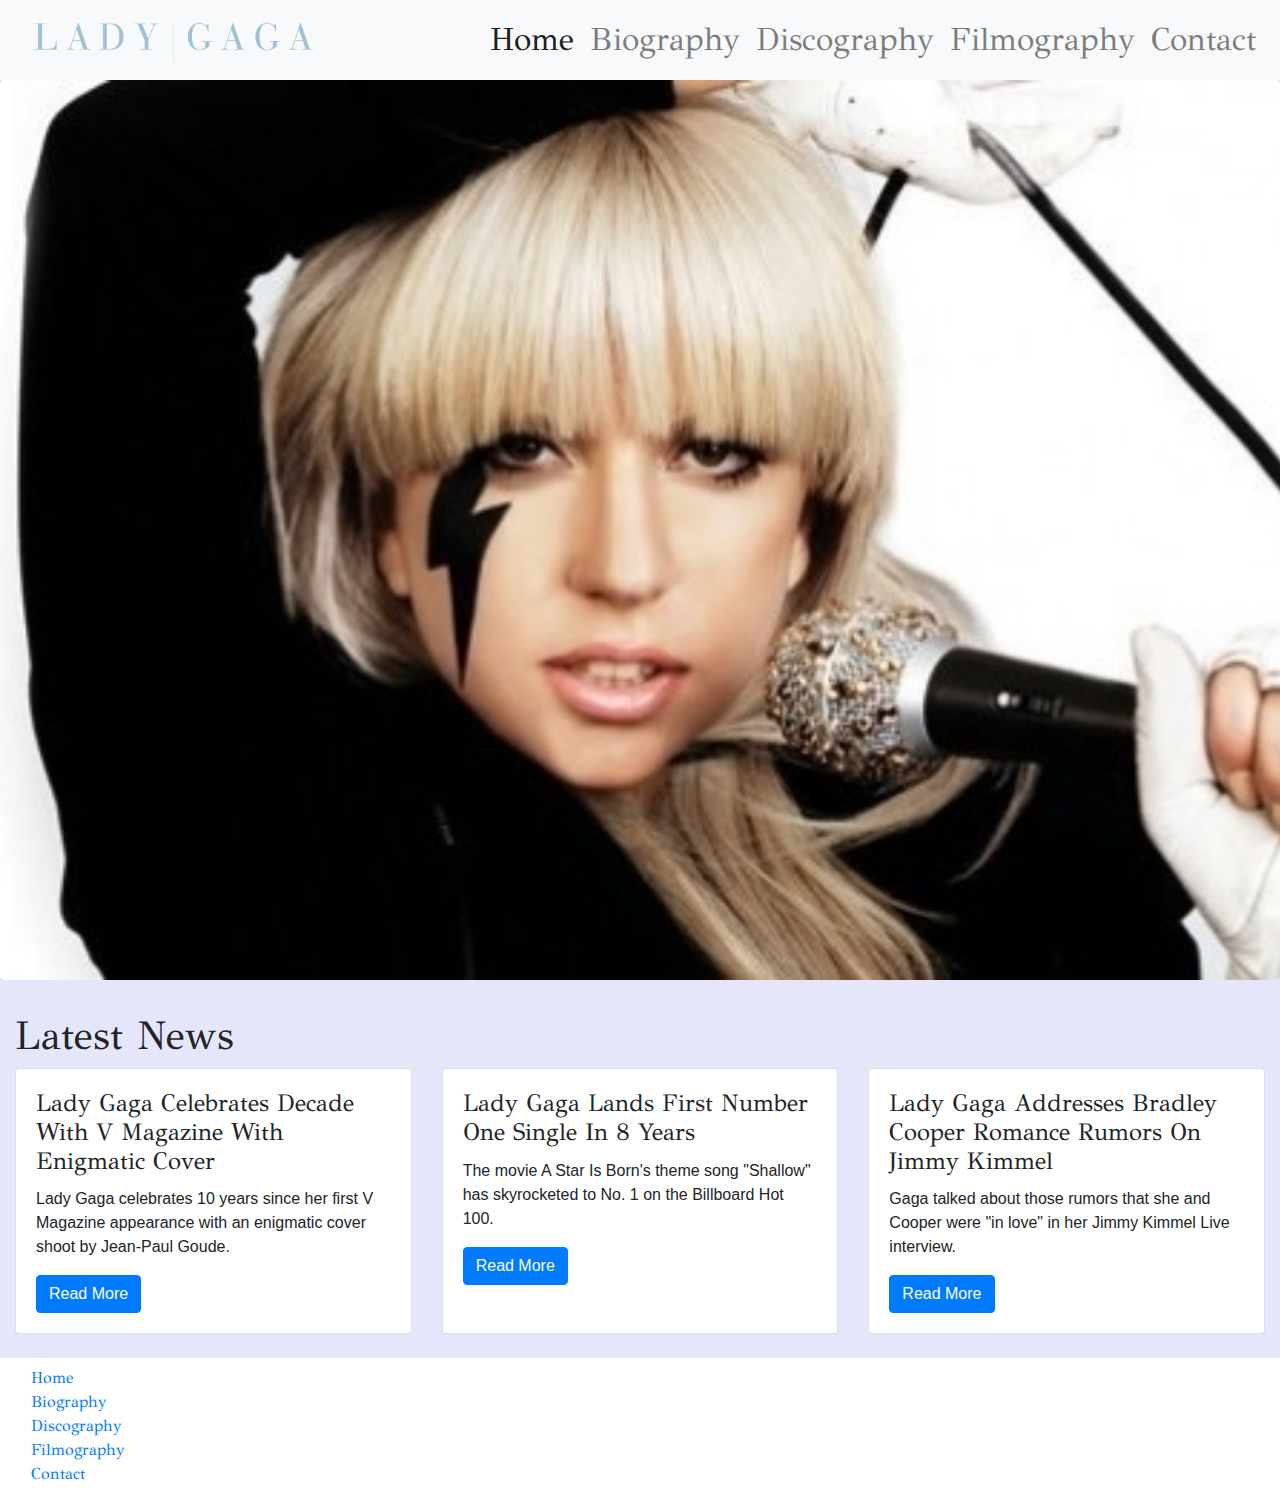
<file: index.html>
<!doctype html>
<html lang="en">

<head>
  <!-- Required meta tags -->
  <meta charset="utf-8">
  <meta name="viewport" content="width=device-width, initial-scale=1, shrink-to-fit=no">

  <!-- Bootstrap CSS -->
  <link rel="stylesheet" href="https://stackpath.bootstrapcdn.com/bootstrap/4.3.1/css/bootstrap.min.css" integrity="sha384-ggOyR0iXCbMQv3Xipma34MD+dH/1fQ784/j6cY/iJTQUOhcWr7x9JvoRxT2MZw1T" crossorigin="anonymous">
  <link href="https://fonts.googleapis.com/css?family=GFS+Didot" rel="stylesheet">
  <link rel="stylesheet" href="https://use.fontawesome.com/releases/v5.7.2/css/all.css" integrity="sha384-fnmOCqbTlWIlj8LyTjo7mOUStjsKC4pOpQbqyi7RrhN7udi9RwhKkMHpvLbHG9Sr" crossorigin="anonymous">
  <link href="assets/css/style.css" rel="stylesheet" type="text/css">
  <title>Lady Gaga - Home</title>
</head>

<body>

  <!--Navigation Bar-->

  <nav class="navbar navbar-expand-lg navbar-light bg-light" style="font-family: 'GFS Didot', serif">
    <button class="navbar-toggler" type="button" data-toggle="collapse" data-target="#navbarTogglerDemo01" aria-controls="navbarTogglerDemo01" aria-expanded="false" aria-label="Toggle navigation">
    <span class="navbar-toggler-icon"></span>
  </button>
    <div class="collapse navbar-collapse" id="navbarTogglerDemo01">
      <a class="navbar-brand" href="#"><a href="index.html"><img src=" assets/images/Lady Gaga_Logo.png " alt="Lady Gaga " class="navbar-brand " height="52px"></a></a>
      <ul class="navbar-nav ml-auto mt-2 mt-lg-0">
        <li class="nav-item active ">
          <a class="nav-link " href="index.html " style="font-size: 32px ">Home <span class="sr-only ">(current)</span></a>
        </li>
        <li class="nav-item">
          <a class="nav-link " href="biography.html " style="font-size: 32px ">Biography</a>
        </li>
        <li class="nav-item">
          <a class="nav-link " href="discography.html " style="font-size: 32px ">Discography</a>
        </li>
        <li class="nav-item">
          <a class="nav-link " href="filmography.html " style="font-size: 32px ">Filmography</a>
        </li>
        <li class="nav-item ">
          <a class="nav-link " href="contact.html " style="font-size: 32px ">Contact</a>
        </li>
      </ul>
    </div>
  </nav>

  <div class="jumbotron ">
  </div>
  
  <section class="container-fluid">
    <h1>Latest News</h1>
    <div class="row card-deck">
      <div class="card">
        <div class="card-body">
          <h4 class="card-title">Lady Gaga Celebrates Decade With V Magazine With Enigmatic Cover</h4>
          <p class="card-text">Lady Gaga celebrates 10 years since her first V Magazine appearance with an enigmatic cover shoot by Jean-Paul Goude.</p>
          <a href="https://gagadaily.com/story/news/lady-gaga-v-magazine-118/" class="btn btn-primary" role="button" target="_blank">Read More</a>
        </div>
      </div>
   
      <div class="card">
        <div class="card-body">
          <h4 class="card-title">Lady Gaga Lands First Number One Single In 8 Years</h4>
          <p class="card-text">The movie A Star Is Born's theme song "Shallow" has skyrocketed to No. 1 on the Billboard Hot 100.</p>
          <a href="https://gagadaily.com/story/news/lady-gaga-shallow-number-one/" class="btn btn-primary" role="button" target="_blank">Read More</a>
        </div>
      </div>

      <div class="card">
        <div class="card-body">
          <h4 class="card-title">Lady Gaga Addresses Bradley Cooper Romance Rumors On Jimmy Kimmel</h4>
          <p class="card-text">Gaga talked about those rumors that she and Cooper were "in love" in her Jimmy Kimmel Live interview.</p>
          <a href="https://gagadaily.com/story/news/lady-gaga-jimmy-kimmel-oscars/" class="btn btn-primary" role="button" target="_blank">Read More</a>
        </div>
      </div>
    </div>
  </section>
  
  <br>

  <!--***FOOTER***-->
  <footer class='footer'>
    <nav class="navbar navbar-inverse " style="font-family: 'GFS Didot', serif ">
      <div class="container-fluid ">

        <ul class="nav navbar-nav ">
          <li class="active "><a href="index.html ">Home</a></li>
          <li><a href="biography.html ">Biography</a></li>
          <li><a href="discography.html ">Discography</a></li>
          <li><a href="filmography.html ">Filmography</a></li>
          <li><a href="contact.html ">Contact</a></li>
        </ul>

        <ul class="nav navbar-nav navbar-right flex-row ">
          <li><a href="https://www.facebook.com/ladygaga " target="_blank "><i class="fab fa-facebook fa-2x "></i></a></li>
          <li><a href="https://www.instagram.com/ladygaga/ " target="_blank "><i class="fab fa-instagram fa-2x "></i></a></li>
          <li><a href="https://twitter.com/ladygaga " target="_blank "><i class="fab fa-twitter fa-2x "></i></a></li>
          <li><a href="https://www.youtube.com/channel/UCNL1ZadSjHpjm4q9j2sVtOA " target="_blank "><i class="fab fa-youtube fa-2x "></i></a></li>
        </ul>
      </div>
    </nav>
  </footer>

  <!-- Optional JavaScript -->
  <!-- jQuery first, then Popper.js, then Bootstrap JS -->
  <script src="https://code.jquery.com/jquery-3.3.1.slim.min.js " integrity="sha384-q8i/X+965DzO0rT7abK41JStQIAqVgRVzpbzo5smXKp4YfRvH+8abtTE1Pi6jizo " crossorigin="anonymous "></script>
  <script src="https://cdnjs.cloudflare.com/ajax/libs/popper.js/1.14.7/umd/popper.min.js " integrity="sha384-UO2eT0CpHqdSJQ6hJty5KVphtPhzWj9WO1clHTMGa3JDZwrnQq4sF86dIHNDz0W1 " crossorigin="anonymous "></script>
  <script src="https://stackpath.bootstrapcdn.com/bootstrap/4.3.1/js/bootstrap.min.js " integrity="sha384-JjSmVgyd0p3pXB1rRibZUAYoIIy6OrQ6VrjIEaFf/nJGzIxFDsf4x0xIM+B07jRM " crossorigin="anonymous "></script>
</body>

</html>
</file>
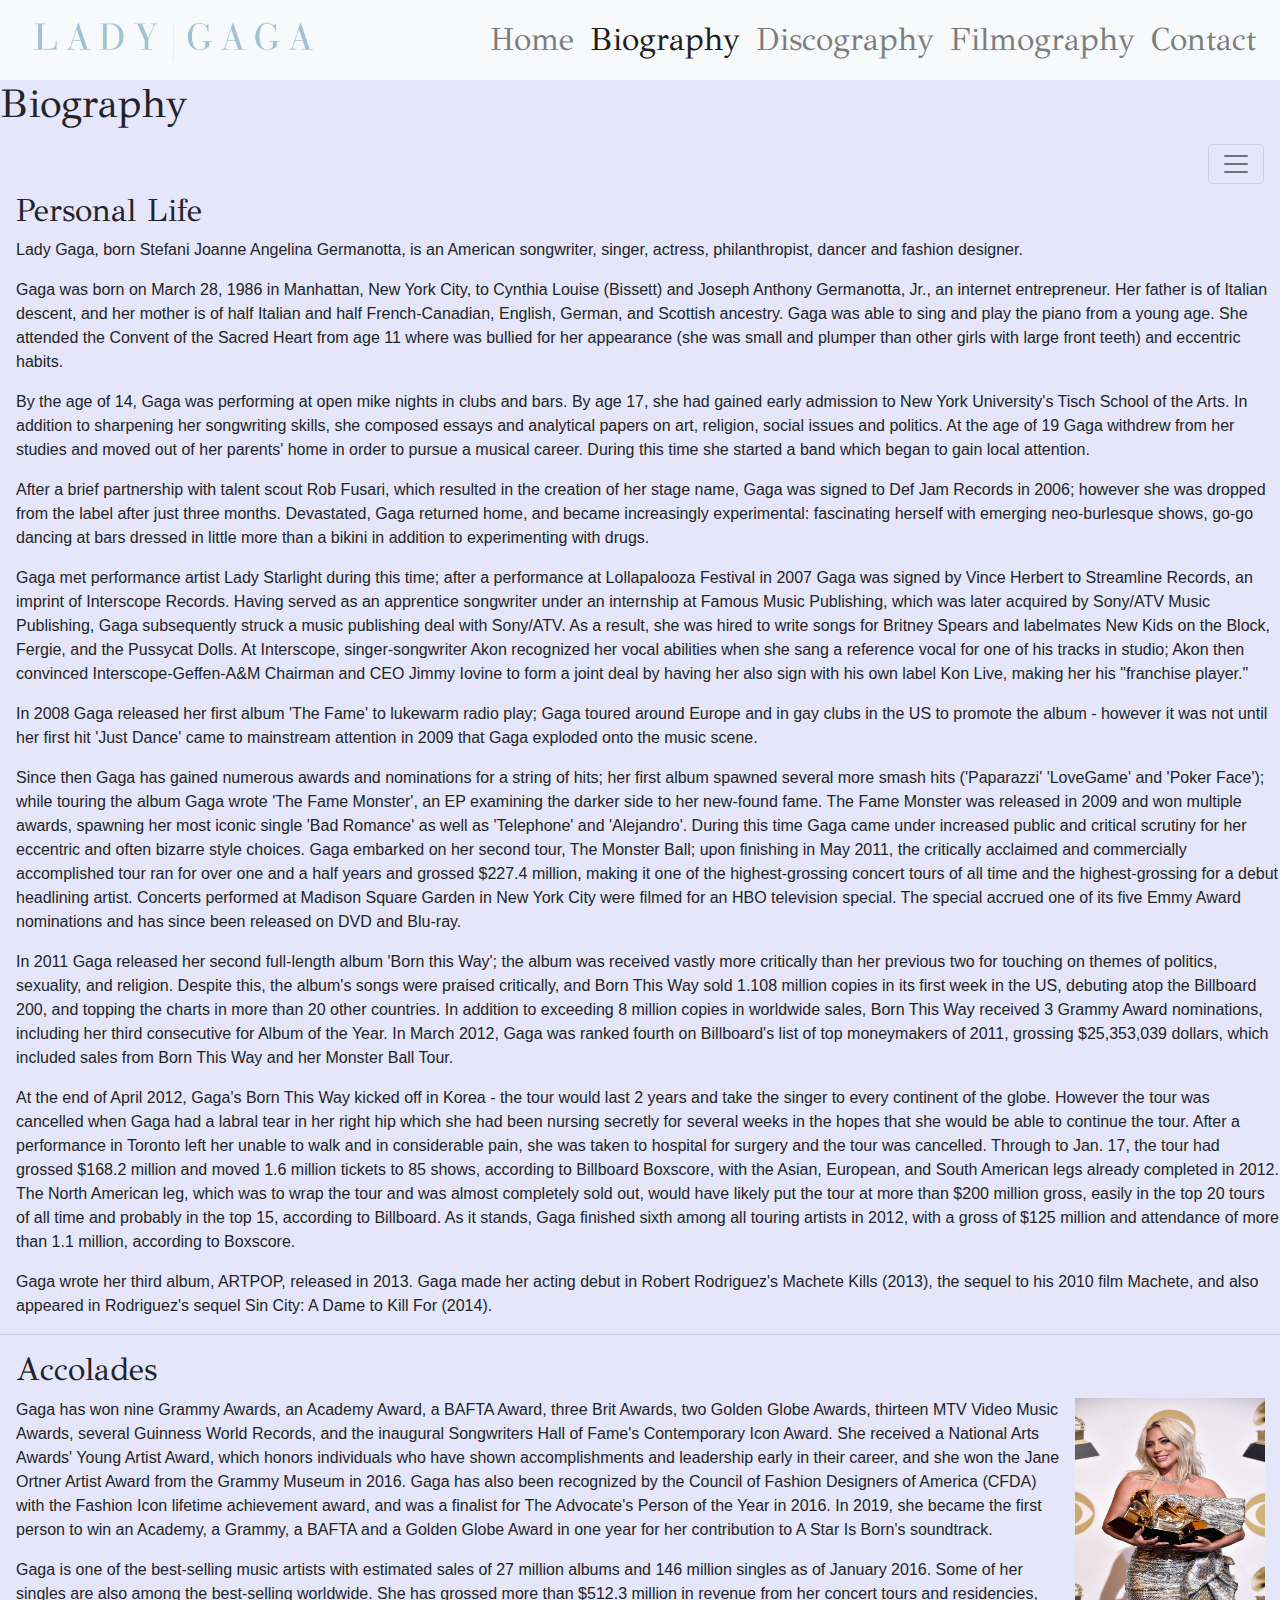
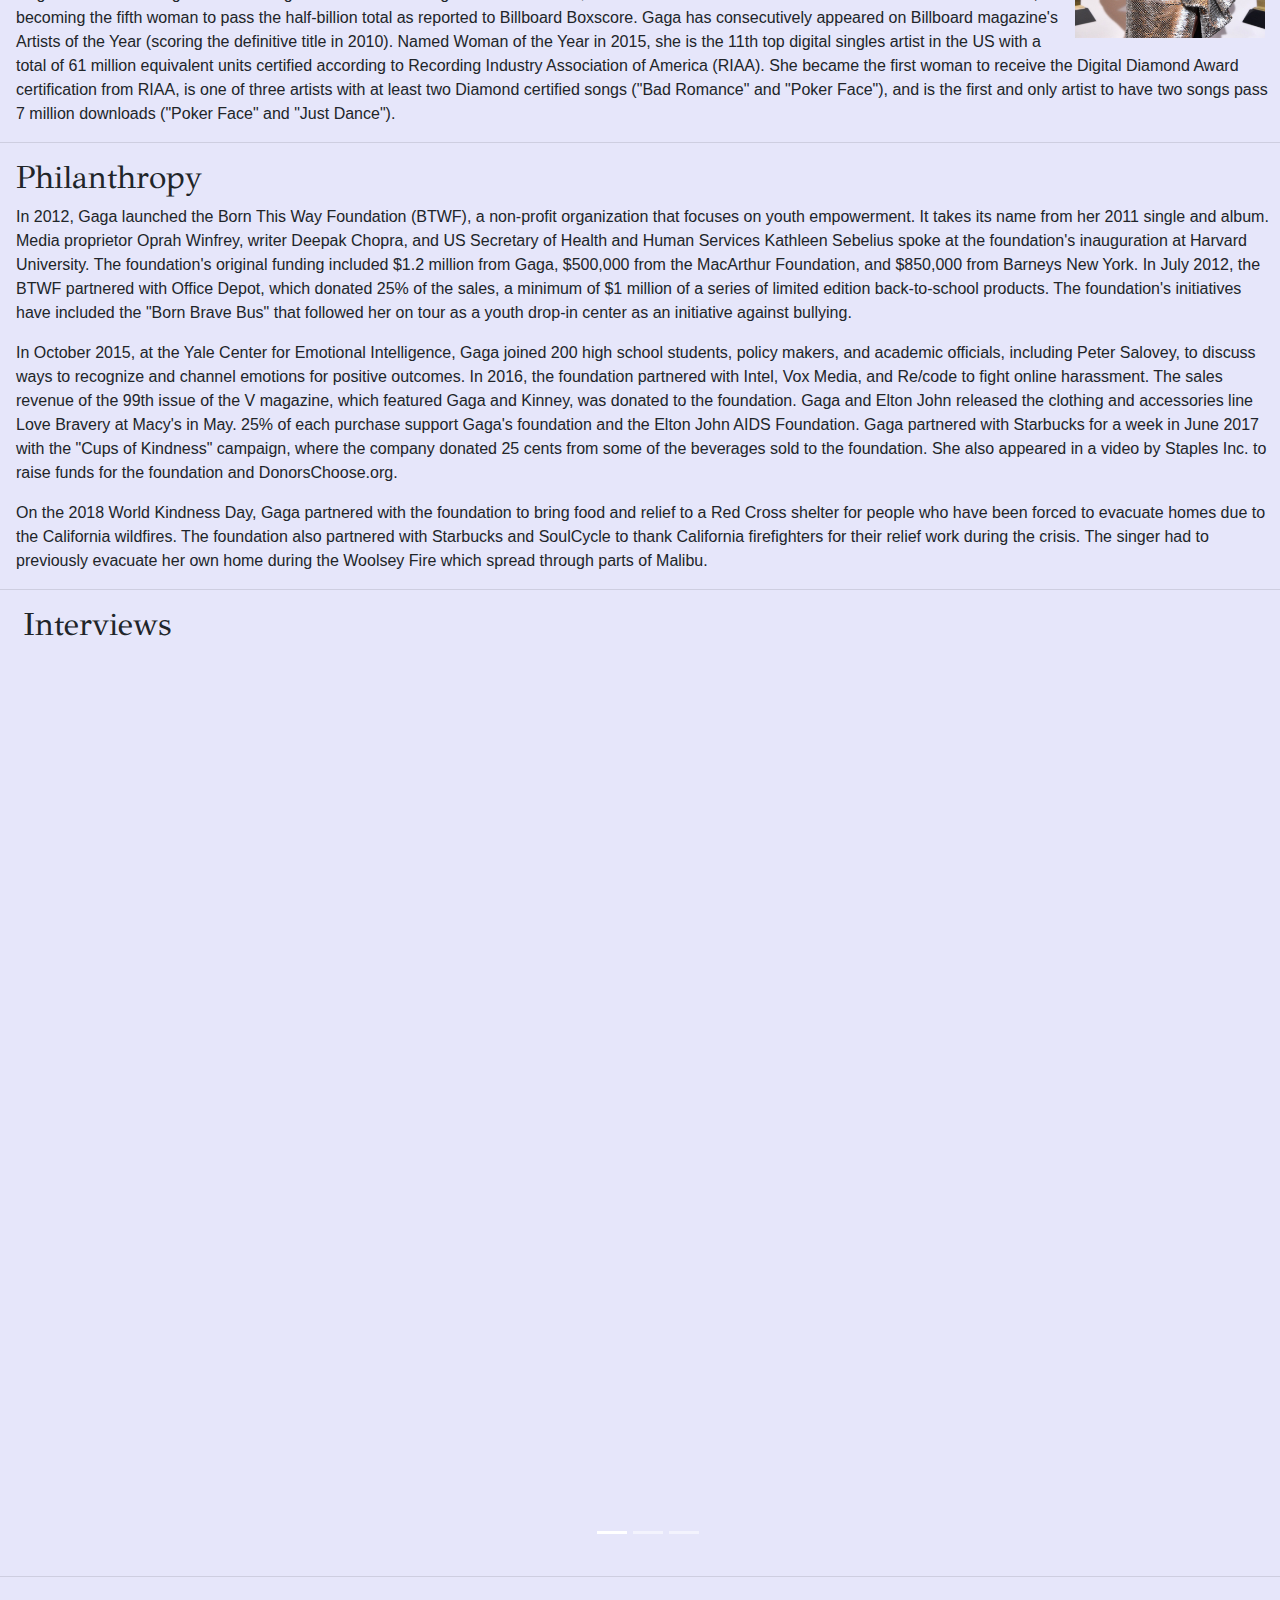
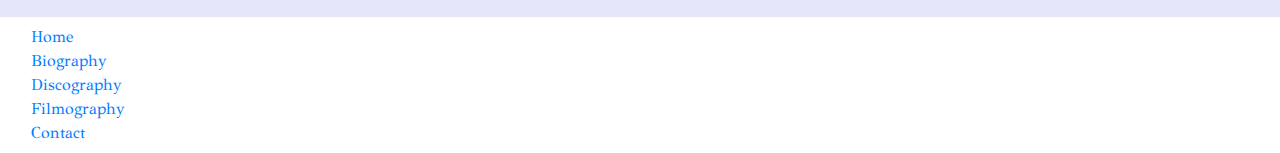
<file: biography.html>
<!doctype html>
<html lang="en">

<head>
  <!-- Required meta tags -->
  <meta charset="utf-8">
  <meta name="viewport" content="width=device-width, initial-scale=1, shrink-to-fit=no">

  <!-- Bootstrap CSS -->
  <link rel="stylesheet" href="https://stackpath.bootstrapcdn.com/bootstrap/4.3.1/css/bootstrap.min.css" integrity="sha384-ggOyR0iXCbMQv3Xipma34MD+dH/1fQ784/j6cY/iJTQUOhcWr7x9JvoRxT2MZw1T" crossorigin="anonymous">
  <link href="https://fonts.googleapis.com/css?family=GFS+Didot" rel="stylesheet">
  <link rel="stylesheet" href="https://use.fontawesome.com/releases/v5.7.2/css/all.css" integrity="sha384-fnmOCqbTlWIlj8LyTjo7mOUStjsKC4pOpQbqyi7RrhN7udi9RwhKkMHpvLbHG9Sr" crossorigin="anonymous">
  <link href="assets/css/style.css" rel=stylesheet type="text/css">
  <title>Lady Gaga - Biography</title>
</head>

<body>

  <!--Navigation Bar-->

  <nav class="navbar navbar-expand-lg navbar-light bg-light" style="font-family: 'GFS Didot', serif">
    <button class="navbar-toggler" type="button" data-toggle="collapse" data-target="#navbarTogglerDemo01" aria-controls="navbarTogglerDemo01" aria-expanded="false" aria-label="Toggle navigation">
    <span class="navbar-toggler-icon"></span>
  </button>
    <div class="collapse navbar-collapse" id="navbarTogglerDemo01">
      <a class="navbar-brand" href="#"><a href="index.html"><img src=" assets/images/Lady Gaga_Logo.png " alt="Lady Gaga " class="navbar-brand " height="52px"></a></a>
      <ul class="navbar-nav ml-auto mt-2 mt-lg-0">
        <li class="nav-item">
          <a class="nav-link " href="index.html " style="font-size: 32px ">Home </a>
        </li>
        <li class="nav-item active">
          <a class="nav-link " href="biography.html " style="font-size: 32px ">Biography <span class="sr-only ">(current)</span></a>
        </li>
        <li class="nav-item">
          <a class="nav-link " href="discography.html " style="font-size: 32px ">Discography</a>
        </li>
        <li class="nav-item">
          <a class="nav-link " href="filmography.html " style="font-size: 32px ">Filmography</a>
        </li>
        <li class="nav-item ">
          <a class="nav-link " href="contact.html " style="font-size: 32px ">Contact</a>
        </li>
      </ul>
    </div>
  </nav>
  
  <h1>Biography</h1>
  
  <nav class="navbar navbar-light bg-trasparent sticky-top" style="border: none;">
		<h1></h1>
		<button class="btn btn-primary navbar-toggler" type="button" data-toggle="collapse" data-target="#collapsibleNavbar">
    <span class="navbar-toggler-icon"></span>
  </button>
		<div class="collapse navbar-collapse" id="collapsibleNavbar">
			<ul class="navbar-nav">
				<li class="nav-item d-flex flex-row-reverse" style="font-weight:bold;">
					<a class="nav-link" href="#Personal-Life">Personal Life</a>
				</li>
				<li class="nav-item d-flex flex-row-reverse" style="font-weight:bold;">
					<a class="nav-link" href="#Accolades">Accolades</a>
				</li>
				<li class="nav-item d-flex flex-row-reverse" style="font-weight:bold;">
					<a class="nav-link" href="#Philanthropy">Philanthropy</a>
				</li>
				<li class="nav-item d-flex flex-row-reverse" style="font-weight:bold;">
					<a class="nav-link" href="#Interviews">Interviews</a>
				</li>
			</ul>
		</div>
	</nav>
	
  <main>
    <section id="Personal-Life" class="ml-3">
      <h2>Personal Life</h2>
      <p>Lady Gaga, born Stefani Joanne Angelina Germanotta, is an American songwriter, singer, actress, philanthropist, dancer and fashion designer.</p>
      
      <p>Gaga was born on March 28, 1986 in Manhattan, New York City, to Cynthia Louise (Bissett) and Joseph Anthony
        Germanotta, Jr., an internet entrepreneur. Her father is of Italian descent, and her mother is of half Italian and half French-Canadian, English, German, and Scottish ancestry. Gaga was able to sing and play the piano from a young age. She attended
        the Convent of the Sacred Heart from age 11 where was bullied for her appearance (she was small and plumper than other girls with large front teeth) and eccentric habits.</p> 
        
      <p>By the age of 14, Gaga was performing at open mike nights in clubs and bars.
        By age 17, she had gained early admission to New York University's Tisch School of the Arts. In addition to sharpening her songwriting skills, she composed essays and analytical papers on art, religion, social issues and politics. At the age of
        19 Gaga withdrew from her studies and moved out of her parents' home in order to pursue a musical career. During this time she started a band which began to gain local attention.</p>
        
      <p>After a brief partnership with talent scout Rob Fusari, which resulted
        in the creation of her stage name, Gaga was signed to Def Jam Records in 2006; however she was dropped from the label after just three months. Devastated, Gaga returned home, and became increasingly experimental: fascinating herself with emerging
        neo-burlesque shows, go-go dancing at bars dressed in little more than a bikini in addition to experimenting with drugs.</p>
      
      <p>Gaga met performance artist Lady Starlight during this time; after a performance at Lollapalooza Festival in 2007 Gaga was
        signed by Vince Herbert to Streamline Records, an imprint of Interscope Records. Having served as an apprentice songwriter under an internship at Famous Music Publishing, which was later acquired by Sony/ATV Music Publishing, Gaga subsequently
        struck a music publishing deal with Sony/ATV. As a result, she was hired to write songs for Britney Spears and labelmates New Kids on the Block, Fergie, and the Pussycat Dolls. At Interscope, singer-songwriter Akon recognized her vocal abilities
        when she sang a reference vocal for one of his tracks in studio; Akon then convinced Interscope-Geffen-A&M Chairman and CEO Jimmy Iovine to form a joint deal by having her also sign with his own label Kon Live, making her his "franchise player."</p>
        
      <p>In 2008 Gaga released her first album 'The Fame' to lukewarm radio play; Gaga toured around Europe and in gay clubs in the US to promote the album - however it was not until her first hit 'Just Dance' came to mainstream attention in 2009 that
        Gaga exploded onto the music scene.</p> 
        
      <p>Since then Gaga has gained numerous awards and nominations for a string of hits; her first album spawned several more smash hits ('Paparazzi' 'LoveGame' and 'Poker Face'); while touring the album Gaga wrote
        'The Fame Monster', an EP examining the darker side to her new-found fame. The Fame Monster was released in 2009 and won multiple awards, spawning her most iconic single 'Bad Romance' as well as 'Telephone' and 'Alejandro'. During this time Gaga
        came under increased public and critical scrutiny for her eccentric and often bizarre style choices. Gaga embarked on her second tour, The Monster Ball; upon finishing in May 2011, the critically acclaimed and commercially accomplished tour ran
        for over one and a half years and grossed $227.4 million, making it one of the highest-grossing concert tours of all time and the highest-grossing for a debut headlining artist. Concerts performed at Madison Square Garden in New York City were
        filmed for an HBO television special. The special accrued one of its five Emmy Award nominations and has since been released on DVD and Blu-ray.</p>
        
      <p>In 2011 Gaga released her second full-length album 'Born this Way'; the album was received vastly
        more critically than her previous two for touching on themes of politics, sexuality, and religion. Despite this, the album's songs were praised critically, and Born This Way sold 1.108 million copies in its first week in the US, debuting atop
        the Billboard 200, and topping the charts in more than 20 other countries. In addition to exceeding 8 million copies in worldwide sales, Born This Way received 3 Grammy Award nominations, including her third consecutive for Album of the Year.
        In March 2012, Gaga was ranked fourth on Billboard's list of top moneymakers of 2011, grossing $25,353,039 dollars, which included sales from Born This Way and her Monster Ball Tour.</p>
        
      <p>At the end of April 2012, Gaga's Born This Way kicked off in
        Korea - the tour would last 2 years and take the singer to every continent of the globe. However the tour was cancelled when Gaga had a labral tear in her right hip which she had been nursing secretly for several weeks in the hopes that she would
        be able to continue the tour. After a performance in Toronto left her unable to walk and in considerable pain, she was taken to hospital for surgery and the tour was cancelled. Through to Jan. 17, the tour had grossed $168.2 million and moved
        1.6 million tickets to 85 shows, according to Billboard Boxscore, with the Asian, European, and South American legs already completed in 2012. The North American leg, which was to wrap the tour and was almost completely sold out, would have likely
        put the tour at more than $200 million gross, easily in the top 20 tours of all time and probably in the top 15, according to Billboard. As it stands, Gaga finished sixth among all touring artists in 2012, with a gross of $125 million and attendance
        of more than 1.1 million, according to Boxscore.</p>
        
      <p>Gaga wrote her third album, ARTPOP, released in 2013. Gaga made her acting debut in Robert Rodriguez's Machete Kills (2013), the sequel to his 2010 film Machete, and also appeared in Rodriguez's
        sequel Sin City: A Dame to Kill For (2014).</p>

    </section>

    <hr>

    <section id="Accolades" class="ml-3">
      <h2>Accolades</h2>
      <div>
        <img id='Grammy_awards' src="assets/images/Grammy_awards.jpg" alt="Grammy_awards" style="width:190px;height:240px;margin-left:15px; margin-right:15px">
      <p>Gaga has won nine Grammy Awards, an Academy Award, a BAFTA Award, three Brit Awards, two Golden Globe Awards, thirteen MTV Video Music Awards, several Guinness World Records, and the inaugural Songwriters Hall of Fame's Contemporary Icon Award.
        She received a National Arts Awards' Young Artist Award, which honors individuals who have shown accomplishments and leadership early in their career, and she won the Jane Ortner Artist Award from the Grammy Museum in 2016. Gaga has also been
        recognized by the Council of Fashion Designers of America (CFDA) with the Fashion Icon lifetime achievement award, and was a finalist for The Advocate's Person of the Year in 2016. In 2019, she became the first person to win an Academy, a Grammy,
        a BAFTA and a Golden Globe Award in one year for her contribution to A Star Is Born's soundtrack.</p>
        
      <p>Gaga is one of the best-selling music artists with estimated sales of 27 million albums and 146 million singles as of January 2016. Some of her singles
        are also among the best-selling worldwide. She has grossed more than $512.3 million in revenue from her concert tours and residencies, becoming the fifth woman to pass the half-billion total as reported to Billboard Boxscore. Gaga has consecutively
        appeared on Billboard magazine's Artists of the Year (scoring the definitive title in 2010). Named Woman of the Year in 2015, she is the 11th top digital singles artist in the US with a total of 61 million equivalent units certified according
        to Recording Industry Association of America (RIAA). She became the first woman to receive the Digital Diamond Award certification from RIAA, is one of three artists with at least two Diamond certified songs ("Bad Romance" and "Poker Face"), and
        is the first and only artist to have two songs pass 7 million downloads ("Poker Face" and "Just Dance").
      </p>
      </div>
    </section>

    <hr>

    <section id="Philanthropy" class="ml-3">
      <h2>Philanthropy</h2>
      <p>In 2012, Gaga launched the Born This Way Foundation (BTWF), a non-profit organization that focuses on youth empowerment. It takes its name from her 2011 single and album. Media proprietor Oprah Winfrey, writer Deepak Chopra, and US Secretary of
        Health and Human Services Kathleen Sebelius spoke at the foundation's inauguration at Harvard University. The foundation's original funding included $1.2 million from Gaga, $500,000 from the MacArthur Foundation, and $850,000 from Barneys New
        York. In July 2012, the BTWF partnered with Office Depot, which donated 25% of the sales, a minimum of $1 million of a series of limited edition back-to-school products. The foundation's initiatives have included the "Born Brave Bus" that followed
        her on tour as a youth drop-in center as an initiative against bullying.</p>
        
      <p>In October 2015, at the Yale Center for Emotional Intelligence, Gaga joined 200 high school students, policy makers, and academic officials, including Peter Salovey, to discuss
        ways to recognize and channel emotions for positive outcomes. In 2016, the foundation partnered with Intel, Vox Media, and Re/code to fight online harassment. The sales revenue of the 99th issue of the V magazine, which featured Gaga and Kinney,
        was donated to the foundation. Gaga and Elton John released the clothing and accessories line Love Bravery at Macy's in May. 25% of each purchase support Gaga's foundation and the Elton John AIDS Foundation. Gaga partnered with Starbucks for a
        week in June 2017 with the "Cups of Kindness" campaign, where the company donated 25 cents from some of the beverages sold to the foundation. She also appeared in a video by Staples Inc. to raise funds for the foundation and DonorsChoose.org.</p>
        
      <p>On the 2018 World Kindness Day, Gaga partnered with the foundation to bring food and relief to a Red Cross shelter for people who have been forced to evacuate homes due to the California wildfires. The foundation also partnered with Starbucks
        and SoulCycle to thank California firefighters for their relief work during the crisis. The singer had to previously evacuate her own home during the Woolsey Fire which spread through parts of Malibu.
      </p>
    </section>

    <hr>

    <section id="Interviews" class="container-fluid mt-2 ml-2">
      <h2>Interviews</h2>
      <div class="row">
        <div class="col-sm-1"></div>
        <div id="demo" class="carousel col-sm-10">

          <!-- Indicators -->
          <ul class="carousel-indicators">
            <li data-target="#demo" data-slide-to="0" class="active"></li>
            <li data-target="#demo" data-slide-to="1"></li>
            <li data-target="#demo" data-slide-to="2"></li>
          </ul>

          <!-- The slideshow -->
          <div class="carousel-inner">
            <div class="carousel-item active">
              <iframe style="width:100vw; height:100vh;" src="https://www.youtube.com/embed/q9qZveIjXp4" frameborder="0" allow="accelerometer; autoplay; encrypted-media; gyroscope; picture-in-picture" allowfullscreen></iframe>
            </div>
            <div class="carousel-item">
              <iframe style="width:100vw; height:100vh;" src="https://www.youtube.com/embed/eR_CnqCO8OI" frameborder="0" allow="accelerometer; autoplay; encrypted-media; gyroscope; picture-in-picture" allowfullscreen></iframe>
            </div>
            <div class="carousel-item">
              <iframe style="width:100vw; height:100vh;" src="https://www.youtube.com/embed/RzuBTC2kZ8o" frameborder="0" allow="accelerometer; autoplay; encrypted-media; gyroscope; picture-in-picture" allowfullscreen></iframe>
            </div>
          </div>
        </div>

        <div class="col-sm-1"></div>
      </div>
    </section>

    <hr>

  </main>
  
  <br>

  <!--***FOOTER***-->
  <footer class='footer'>
    <nav class="navbar navbar-inverse" style="font-family: 'GFS Didot', serif">
      <div class="container-fluid">

        <ul class="nav navbar-nav">
          <li class="active"><a href="index.html">Home</a></li>
          <li><a href="biography.html">Biography</a></li>
          <li><a href="discography.html">Discography</a></li>
          <li><a href="filmography.html">Filmography</a></li>
          <li><a href="contact.html">Contact</a></li>
        </ul>

        <ul class="nav navbar-nav navbar-right flex-row">
          <li><a href="https://www.facebook.com/ladygaga" target="_blank"><i class="fab fa-facebook fa-2x"></i></a></li>
          <li><a href="https://www.instagram.com/ladygaga/" target="_blank"><i class="fab fa-instagram fa-2x"></i></a></li>
          <li><a href="https://twitter.com/ladygaga" target="_blank"><i class="fab fa-twitter fa-2x"></i></a></li>
          <li><a href="https://www.youtube.com/channel/UCNL1ZadSjHpjm4q9j2sVtOA" target="_blank"><i class="fab fa-youtube fa-2x"></i></a></li>
        </ul>
      </div>
    </nav>
  </footer>

  <!-- Optional JavaScript -->
  <!-- jQuery first, then Popper.js, then Bootstrap JS -->
  <script src="https://code.jquery.com/jquery-3.3.1.slim.min.js" integrity="sha384-q8i/X+965DzO0rT7abK41JStQIAqVgRVzpbzo5smXKp4YfRvH+8abtTE1Pi6jizo" crossorigin="anonymous"></script>
  <script src="https://cdnjs.cloudflare.com/ajax/libs/popper.js/1.14.7/umd/popper.min.js" integrity="sha384-UO2eT0CpHqdSJQ6hJty5KVphtPhzWj9WO1clHTMGa3JDZwrnQq4sF86dIHNDz0W1" crossorigin="anonymous"></script>
  <script src="https://stackpath.bootstrapcdn.com/bootstrap/4.3.1/js/bootstrap.min.js" integrity="sha384-JjSmVgyd0p3pXB1rRibZUAYoIIy6OrQ6VrjIEaFf/nJGzIxFDsf4x0xIM+B07jRM" crossorigin="anonymous"></script>
</body>

</html>
</file>
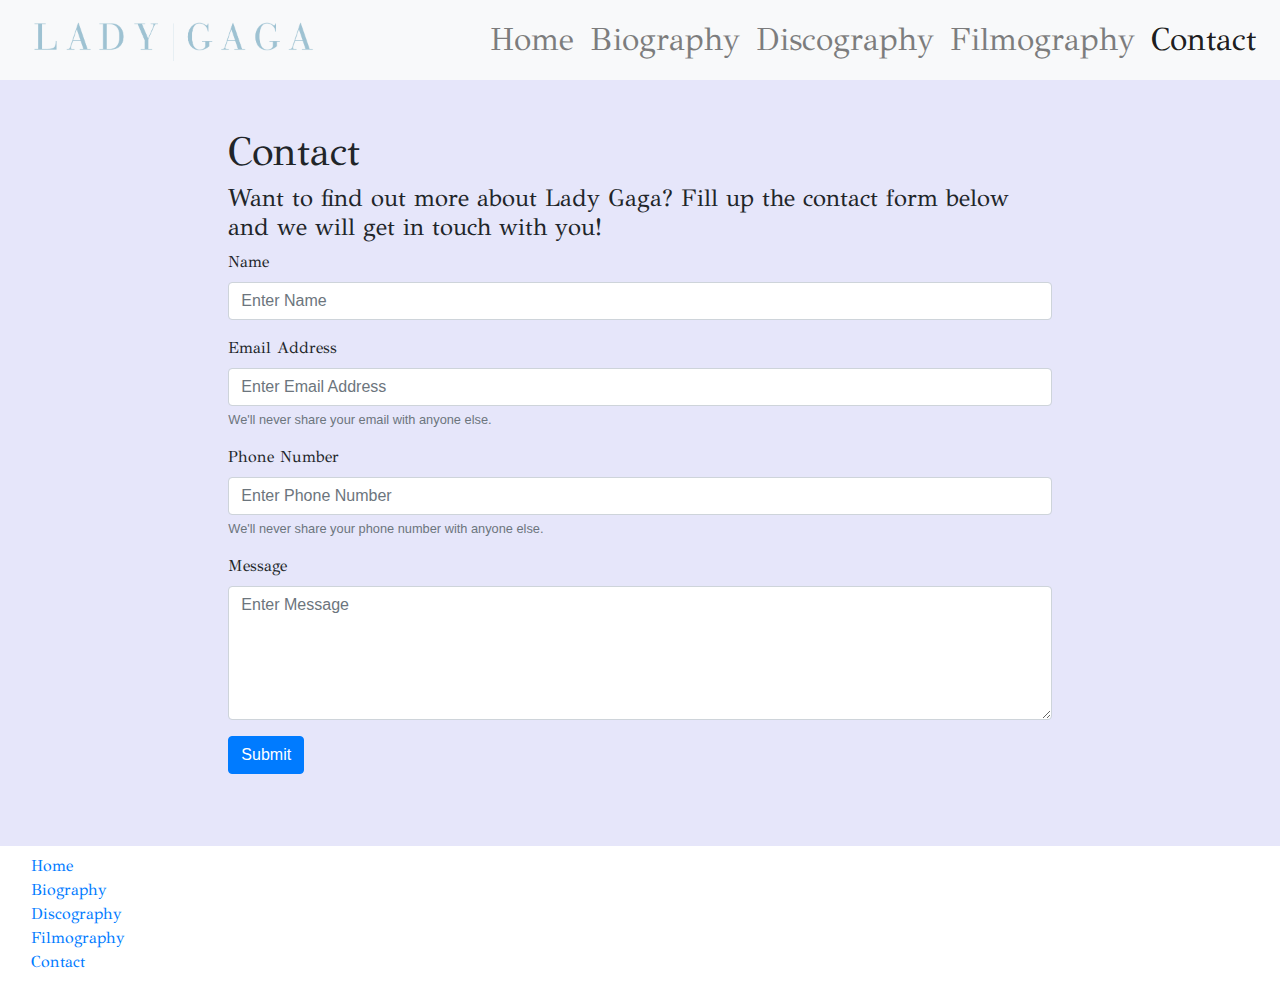
<file: contact.html>
<!doctype html>
<html lang="en">

<head>
  <!-- Required meta tags -->
  <meta charset="utf-8">
  <meta name="viewport" content="width=device-width, initial-scale=1, shrink-to-fit=no">

  <!-- Bootstrap CSS -->
  <link rel="stylesheet" href="https://stackpath.bootstrapcdn.com/bootstrap/4.3.1/css/bootstrap.min.css" integrity="sha384-ggOyR0iXCbMQv3Xipma34MD+dH/1fQ784/j6cY/iJTQUOhcWr7x9JvoRxT2MZw1T" crossorigin="anonymous">
  <link href="https://fonts.googleapis.com/css?family=GFS+Didot" rel="stylesheet">
  <link rel="stylesheet" href="https://use.fontawesome.com/releases/v5.7.2/css/all.css" integrity="sha384-fnmOCqbTlWIlj8LyTjo7mOUStjsKC4pOpQbqyi7RrhN7udi9RwhKkMHpvLbHG9Sr" crossorigin="anonymous">
  <link href="assets/css/style.css" rel=stylesheet type="text/css">
  <title>Lady Gaga - Contact</title>
</head>

<body>

  <!--Navigation Bar-->

  <nav class="navbar navbar-expand-lg navbar-light bg-light" style="font-family: 'GFS Didot', serif">
    <button class="navbar-toggler" type="button" data-toggle="collapse" data-target="#navbarTogglerDemo01" aria-controls="navbarTogglerDemo01" aria-expanded="false" aria-label="Toggle navigation">
    <span class="navbar-toggler-icon"></span>
  </button>
    <div class="collapse navbar-collapse" id="navbarTogglerDemo01">
      <a class="navbar-brand" href="#"><a href="index.html"><img src=" assets/images/Lady Gaga_Logo.png " alt="Lady Gaga " class="navbar-brand " height="52px"></a></a>
      <ul class="navbar-nav ml-auto mt-2 mt-lg-0">
        <li class="nav-item">
          <a class="nav-link " href="index.html " style="font-size: 32px ">Home </a>
        </li>
        <li class="nav-item">
          <a class="nav-link " href="biography.html " style="font-size: 32px ">Biography</a>
        </li>
        <li class="nav-item">
          <a class="nav-link " href="discography.html " style="font-size: 32px ">Discography</a>
        </li>
        <li class="nav-item">
          <a class="nav-link " href="filmography.html " style="font-size: 32px ">Filmography</a>
        </li>
        <li class="nav-item active">
          <a class="nav-link " href="contact.html " style="font-size: 32px ">Contact <span class="sr-only ">(current)</span></a>
        </li>
      </ul>
    </div>
  </nav>

  <section class="container-fluid mt-5 mb-5">
    <div class="row">
      <div class="col-sm-2"></div>
      <h1 class="col-sm-8">Contact</h1>
      <div class="col-sm-2"></div>
    </div>

    <div class="row">
      <div class="col-sm-2"></div>
      <h4 class="col-sm-8">Want to find out more about Lady Gaga? Fill up the contact form below and we will get in touch with you!</h4>
      <div class="col-sm-2"></div>
    </div>

    <div class="row">
      <div class="col-sm-2"></div>    
      <form class="col-sm-8">
        <div class="form-group">
          <label for="Name">Name</label>
          <input type="text" class="form-control" id="Name" placeholder="Enter Name" required>
        </div>
      
        <div class="form-group">
          <label for="exampleInputEmail1">Email Address</label>
          <input type="email" class="form-control" id="exampleInputEmail1" aria-describedby="emailHelp" placeholder="Enter Email Address" required>
          <small id="emailHelp" class="form-text text-muted">We'll never share your email with anyone else.</small>
        </div>
        
        <div class="form-group">
          <label for="PhoneNumber">Phone Number</label>
          <input type="tel" class="form-control" id="PhoneNumber" aria-describedby="phoneHelp" placeholder="Enter Phone Number" required>
          <small id="phoneHelp" class="form-text text-muted">We'll never share your phone number with anyone else.</small>
        </div>
        
        <div class="form-group">
          <label for="Message">Message</label>
          <textarea class="form-control" rows="5" id="Message" placeholder="Enter Message" required></textarea>
        </div>
      
        <button type="submit" class="btn btn-primary">Submit</button>
      </form>
      <div class="col-sm-2"></div>
    </div>
  </section>
  
  <br>
  
  <!--***FOOTER***-->
  <footer class='footer'>
    <nav class="navbar navbar-inverse" style="font-family: 'GFS Didot', serif">
      <div class="container-fluid">

        <ul class="nav navbar-nav">
          <li class="active"><a href="index.html">Home</a></li>
          <li><a href="biography.html">Biography</a></li>
          <li><a href="discography.html">Discography</a></li>
          <li><a href="filmography.html">Filmography</a></li>
          <li><a href="contact.html">Contact</a></li>
        </ul>

        <ul class="nav navbar-nav navbar-right flex-row">
          <li><a href="https://www.facebook.com/ladygaga" target="_blank"><i class="fab fa-facebook fa-2x"></i></a></li>
          <li><a href="https://www.instagram.com/ladygaga/" target="_blank"><i class="fab fa-instagram fa-2x"></i></a></li>
          <li><a href="https://twitter.com/ladygaga" target="_blank"><i class="fab fa-twitter fa-2x"></i></a></li>
          <li><a href="https://www.youtube.com/channel/UCNL1ZadSjHpjm4q9j2sVtOA" target="_blank"><i class="fab fa-youtube fa-2x"></i></a></li>
        </ul>
      </div>
    </nav>
  </footer>

  <!-- Optional JavaScript -->
  <!-- jQuery first, then Popper.js, then Bootstrap JS -->
  <script src="https://code.jquery.com/jquery-3.3.1.slim.min.js" integrity="sha384-q8i/X+965DzO0rT7abK41JStQIAqVgRVzpbzo5smXKp4YfRvH+8abtTE1Pi6jizo" crossorigin="anonymous"></script>
  <script src="https://cdnjs.cloudflare.com/ajax/libs/popper.js/1.14.7/umd/popper.min.js" integrity="sha384-UO2eT0CpHqdSJQ6hJty5KVphtPhzWj9WO1clHTMGa3JDZwrnQq4sF86dIHNDz0W1" crossorigin="anonymous"></script>
  <script src="https://stackpath.bootstrapcdn.com/bootstrap/4.3.1/js/bootstrap.min.js" integrity="sha384-JjSmVgyd0p3pXB1rRibZUAYoIIy6OrQ6VrjIEaFf/nJGzIxFDsf4x0xIM+B07jRM" crossorigin="anonymous"></script>
</body>

</html>
</file>
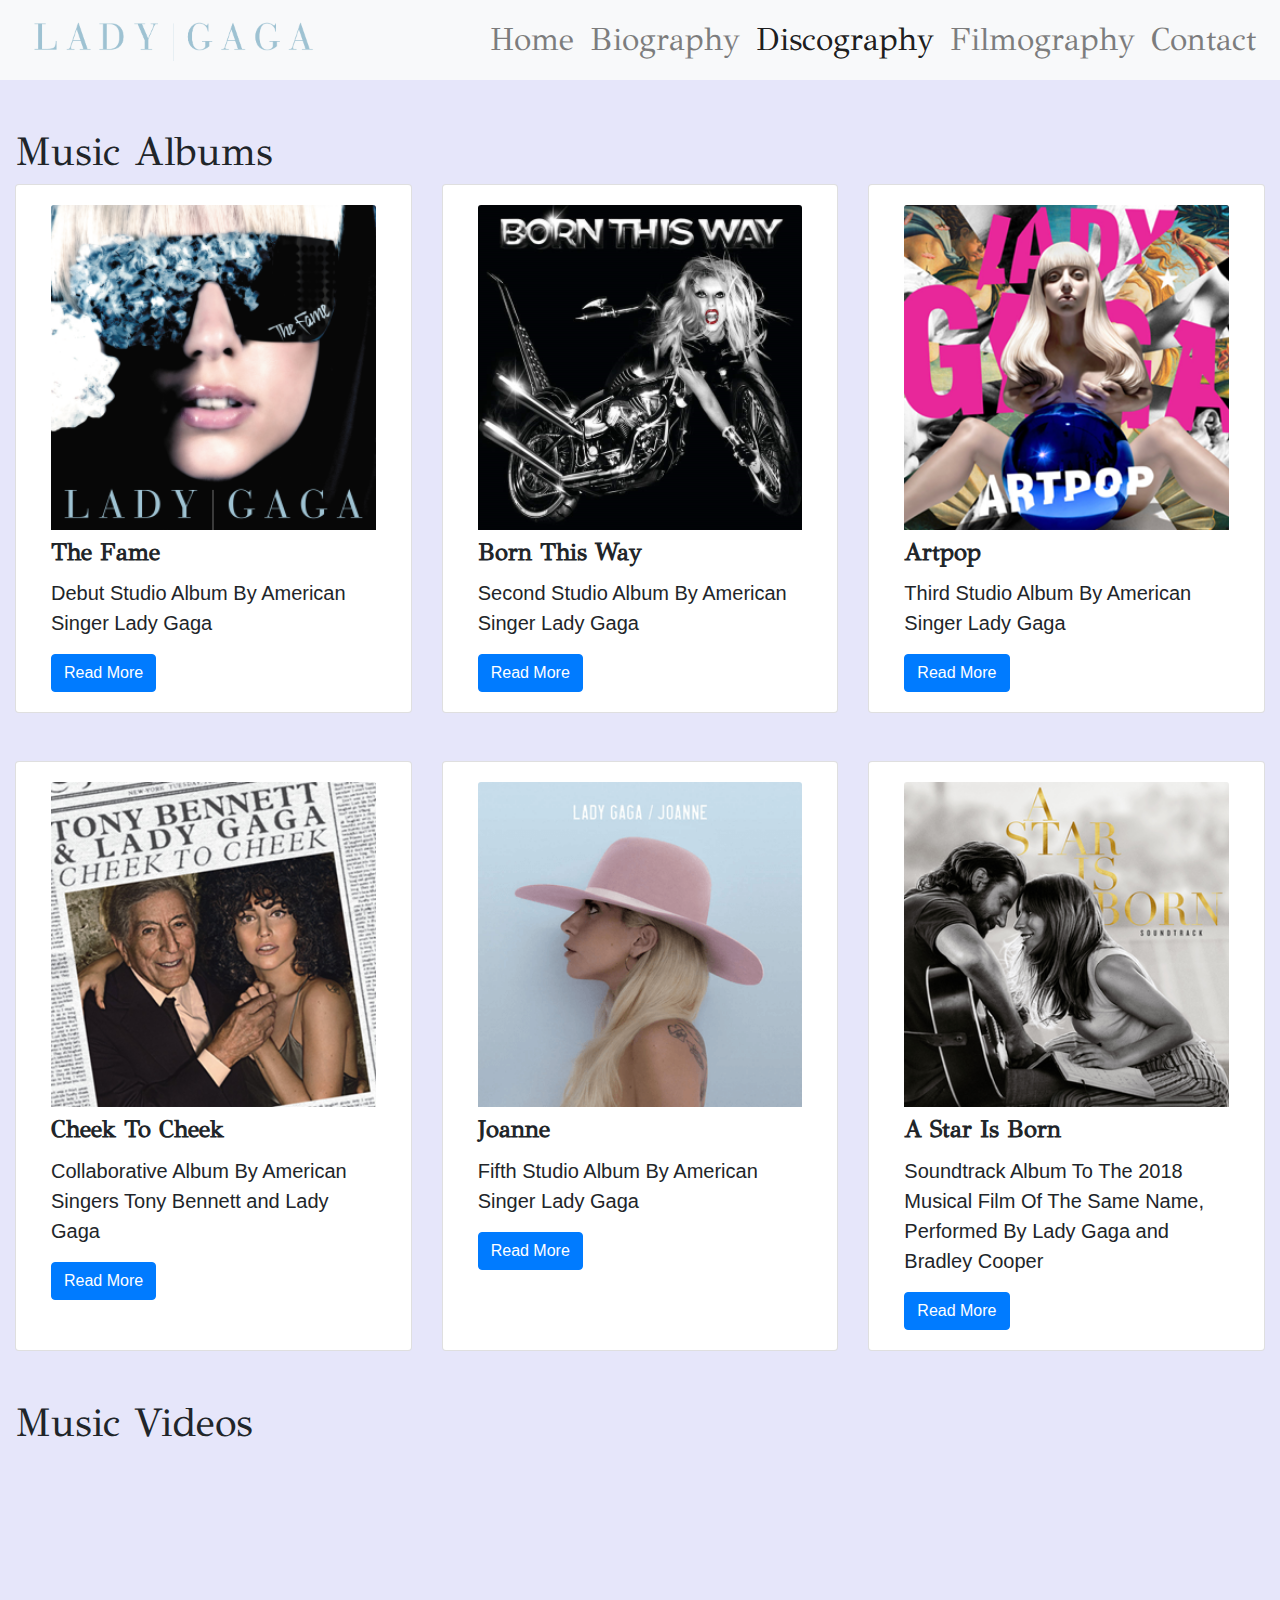
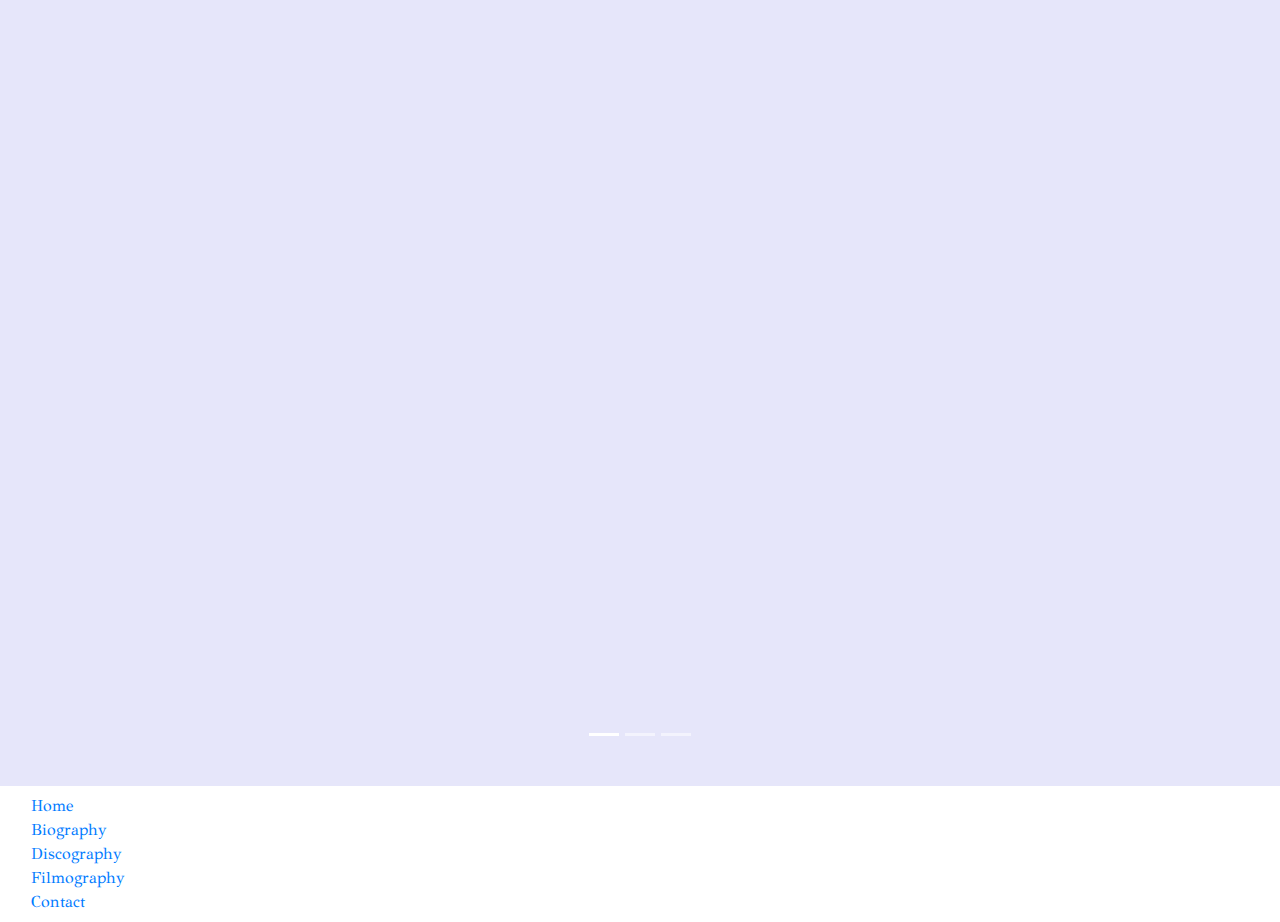
<file: discography.html>
<!doctype html>
<html lang="en">

<head>
  <!-- Required meta tags -->
  <meta charset="utf-8">
  <meta name="viewport" content="width=device-width, initial-scale=1, shrink-to-fit=no">

  <!-- Bootstrap CSS -->
  <link rel="stylesheet" href="https://stackpath.bootstrapcdn.com/bootstrap/4.3.1/css/bootstrap.min.css" integrity="sha384-ggOyR0iXCbMQv3Xipma34MD+dH/1fQ784/j6cY/iJTQUOhcWr7x9JvoRxT2MZw1T" crossorigin="anonymous">
  <link href="https://fonts.googleapis.com/css?family=GFS+Didot" rel="stylesheet">
  <link rel="stylesheet" href="https://use.fontawesome.com/releases/v5.7.2/css/all.css" integrity="sha384-fnmOCqbTlWIlj8LyTjo7mOUStjsKC4pOpQbqyi7RrhN7udi9RwhKkMHpvLbHG9Sr" crossorigin="anonymous">
  <link href="assets/css/style.css" rel=stylesheet type="text/css">
  <title>Lady Gaga - Discography</title>
</head>

<body>

  <!--Navigation Bar-->

  <nav class="navbar navbar-expand-lg navbar-light bg-light" style="font-family: 'GFS Didot', serif">
    <button class="navbar-toggler" type="button" data-toggle="collapse" data-target="#navbarTogglerDemo01" aria-controls="navbarTogglerDemo01" aria-expanded="false" aria-label="Toggle navigation">
    <span class="navbar-toggler-icon"></span>
  </button>
    <div class="collapse navbar-collapse" id="navbarTogglerDemo01">
      <a class="navbar-brand" href="#"><a href="index.html"><img src=" assets/images/Lady Gaga_Logo.png " alt="Lady Gaga " class="navbar-brand " height="52px"></a></a>
      <ul class="navbar-nav ml-auto mt-2 mt-lg-0">
        <li class="nav-item">
          <a class="nav-link " href="index.html " style="font-size: 32px ">Home </a>
        </li>
        <li class="nav-item">
          <a class="nav-link " href="biography.html " style="font-size: 32px ">Biography</a>
        </li>
        <li class="nav-item active">
          <a class="nav-link " href="discography.html " style="font-size: 32px ">Discography <span class="sr-only ">(current)</span></a>
        </li>
        <li class="nav-item">
          <a class="nav-link " href="filmography.html " style="font-size: 32px ">Filmography</a>
        </li>
        <li class="nav-item ">
          <a class="nav-link " href="contact.html " style="font-size: 32px ">Contact</a>
        </li>
      </ul>
    </div>
  </nav>

  <section class="container-fluid mt-5">
    <h1>Music Albums</h1>
    <div class="row card-deck">
      <div class="card container">
        <div class="card-body">
          <img class="card-img-top" src="assets/images/Lady_Gaga_-_The_Fame_album_cover.png" alt="The Fame image">
          <h4 class="card-title mt-2"><strong>The Fame</strong></h4>
          <p class="card-text" style="font-size:1.25em">Debut Studio Album By American Singer Lady Gaga</p>

          <!-- Button to Open the Modal -->
          <button type="button" class="btn btn-primary" data-toggle="modal" data-target="#The-Fame">
          Read More
          </button>

          <!-- The Modal -->
          <div class="modal" id="The-Fame">
            <div class="modal-dialog">
              <div class="modal-content">

                <!-- Modal Header -->
                <div class="modal-header">
                  <h4 class="modal-title">The Fame</h4>
                  <button type="button" class="close" data-dismiss="modal">&times;</button>
                </div>

                <!-- Modal body -->
                <div class="modal-body">
                  <p>
                    <strong>Release Date:</strong> August 19, 2008 <br>
                    <br>
                    <strong>Genre:</strong> Electropop/Synth-pop/Dance-pop <br>
                    <br>
                    <strong>Awards:</strong>  
                    <ul>
                      <li>Grammy Award for Best Electronic/Dance Album</li>
                      <li> Grammy Award for Best Dance Recording for the single "Poker Face"</li>
                      <li>Best International Album at the 2010 Brit Awards</li>
                    </ul>
                  </p>
                </div>

                <!-- Modal footer -->
                <div class="modal-footer">
                  <button type="button" class="btn btn-danger" data-dismiss="modal">Close</button>
                </div>

              </div>
            </div>
          </div>
        </div>
      </div>

      <div class="card container">
        <div class="card-body">
          <img class="card-img-top" src="assets/images/Born_This_Way_album_cover.png" alt="Born This Way image">
          <h4 class="card-title mt-2"><strong>Born This Way</strong></h4>
          <p class="card-text" style="font-size:1.25em">Second Studio Album By American Singer Lady Gaga</p>

          <!-- Button to Open the Modal -->
          <button type="button" class="btn btn-primary" data-toggle="modal" data-target="#Born-This-Way">
          Read More
          </button>

          <!-- The Modal -->
          <div class="modal" id="Born-This-Way">
            <div class="modal-dialog">
              <div class="modal-content">

                <!-- Modal Header -->
                <div class="modal-header">
                  <h4 class="modal-title">Born This Way</h4>
                  <button type="button" class="close" data-dismiss="modal">&times;</button>
                </div>

                <!-- Modal body -->
                <div class="modal-body">
                  <p>
                    <strong>Release Date:</strong> May 23, 2011 <br>
                    <br>
                    <strong>Genre:</strong>Dance-pop <br>
                    <br>
                    <strong>Awards:</strong>  
                    <ul>
                      <li>38th People's Choice Awards - Favorite Album</li>
                      <li>Japan Gold Disc Awards -  International Album of the Year and Western Album of the Year</li>
                      <li>Double Platinum Certification from the Recording Industry Association of America (RIAA)</li>
                    </ul>
                  </p>
                </div>

                <!-- Modal footer -->
                <div class="modal-footer">
                  <button type="button" class="btn btn-danger" data-dismiss="modal">Close</button>
                </div>

              </div>
            </div>
          </div>
        </div>
      </div>

      <div class="card container">
        <div class="card-body">
          <img class="card-img-top" src="assets/images/Artpop_cover.png" alt="Artpop image">
          <h4 class="card-title mt-2"><strong>Artpop</strong></h4>
          <p class="card-text" style="font-size:1.25em">Third Studio Album By American Singer Lady Gaga</p>
          <!-- Button to Open the Modal -->
          <button type="button" class="btn btn-primary" data-toggle="modal" data-target="#Artpop">
          Read More
          </button>

          <!-- The Modal -->
          <div class="modal" id="Artpop">
            <div class="modal-dialog">
              <div class="modal-content">

                <!-- Modal Header -->
                <div class="modal-header">
                  <h4 class="modal-title">Artpop</h4>
                  <button type="button" class="close" data-dismiss="modal">&times;</button>
                </div>

                <!-- Modal body -->
                <div class="modal-body">
                  <p>
                    <strong>Release Date:</strong> November 6, 2013 <br>
                    <br>
                    <strong>Genre:</strong> Electronic Dance Music (EDM)/Synth-pop <br>
                    <br>
                    <strong>Awards:</strong>  
                    <ul>
                      <li>Debuted at Number One on the Billboard 200</li>
                      <li>Certified Platinum by the Recording Industry Association of America (RIAA)</li>
                      <li>Entered the UK Albums Chart at Number One</li>
                    </ul>
                  </p>
                  
                </div>

                <!-- Modal footer -->
                <div class="modal-footer">
                  <button type="button" class="btn btn-danger" data-dismiss="modal">Close</button>
                </div>

              </div>
            </div>
          </div>
        </div>
      </div>
    </div>
    <div class="row card-deck mt-5">
      <div class="card container">
        <div class="card-body">
          <img class="card-img-top" src="assets/images/Tony_Bennett_and_Lady_Gaga_-_Cheek_to_Cheek.png" alt="Cheek to Cheek image">
          <h4 class="card-title mt-2"><strong>Cheek To Cheek</strong></h4>
          <p class="card-text" style="font-size:1.25em">Collaborative Album By American Singers Tony Bennett and Lady Gaga</p>
          <!-- Button to Open the Modal -->
          <button type="button" class="btn btn-primary" data-toggle="modal" data-target="#Cheek-To-Cheek">
          Read More
          </button>

          <!-- The Modal -->
          <div class="modal" id="Cheek-To-Cheek">
            <div class="modal-dialog">
              <div class="modal-content">

                <!-- Modal Header -->
                <div class="modal-header">
                  <h4 class="modal-title">Cheek To Cheek</h4>
                  <button type="button" class="close" data-dismiss="modal">&times;</button>
                </div>

                <!-- Modal body -->
                <div class="modal-body">
                  <p>
                    <strong>Release Date:</strong> September 19, 2014 <br>
                    <br>
                    <strong>Genre:</strong> Jazz/Traditional Pop <br>
                    <br>
                    <strong>Awards:</strong>  
                    <ul>
                      <li>57th Annual Grammy Awards - Best Traditional Pop Vocal Album</li>
                      <li>Certified Gold By Recording Industry Association of America (RIAA)</li>
                      <li>Certified Platinum By Music Canada (MC)</li>
                    </ul>
                  </p>

                </div>

                <!-- Modal footer -->
                <div class="modal-footer">
                  <button type="button" class="btn btn-danger" data-dismiss="modal">Close</button>
                </div>

              </div>
            </div>
          </div>
        </div>
      </div>

      <div class="card container">
        <div class="card-body">
          <img class="card-img-top" src="assets/images/Lady_Gaga_-_Joanne_(Official_Album_Cover).png" alt="Joanne image">
          <h4 class="card-title mt-2"><strong>Joanne</strong></h4>
          <p class="card-text" style="font-size:1.25em">Fifth Studio Album By American Singer Lady Gaga</p>
          <!-- Button to Open the Modal -->
          <button type="button" class="btn btn-primary" data-toggle="modal" data-target="#Joanne">
          Read More
          </button>

          <!-- The Modal -->
          <div class="modal" id="Joanne">
            <div class="modal-dialog">
              <div class="modal-content">

                <!-- Modal Header -->
                <div class="modal-header">
                  <h4 class="modal-title">Joanne</h4>
                  <button type="button" class="close" data-dismiss="modal">&times;</button>
                </div>

                <!-- Modal body -->
                <div class="modal-body">
                  <p>
                    <strong>Release Date:</strong> October 21, 2016 <br>
                    <br>
                    <strong>Genre:</strong> Country/Soft Rock/Dance-Pop <br>
                    <br>
                    <strong>Awards:</strong>  
                    <ul>
                      <li>Debuted at Number One on the Billboard 200 In The United States</li>
                      <li>Certified Platinum by the Recording Industry Association of America (RIAA)</li>
                      <li>Certified Gold by Music Canada</li>
                    </ul>
                  </p>

                </div>

                <!-- Modal footer -->
                <div class="modal-footer">
                  <button type="button" class="btn btn-danger" data-dismiss="modal">Close</button>
                </div>

              </div>
            </div>
          </div>
        </div>
      </div>

      <div class="card container">
        <div class="card-body">
          <img class="card-img-top" src="assets/images/A_Star_Is_Born_(2018_soundtrack).png" alt="A Star Is Born image">
          <h4 class="card-title mt-2"><strong>A Star Is Born</strong></h4>
          <p class="card-text" style="font-size:1.25em">Soundtrack Album To The 2018 Musical Film Of The Same Name, Performed By Lady Gaga and Bradley Cooper</p>
          <!-- Button to Open the Modal -->
          <button type="button" class="btn btn-primary" data-toggle="modal" data-target="#A-Star-Is-Born">
          Read More
          </button>

          <!-- The Modal -->
          <div class="modal" id="A-Star-Is-Born">
            <div class="modal-dialog">
              <div class="modal-content">

                <!-- Modal Header -->
                <div class="modal-header">
                  <h4 class="modal-title">A Star Is Born</h4>
                  <button type="button" class="close" data-dismiss="modal">&times;</button>
                </div>

                <!-- Modal body -->
                <div class="modal-body">
                  <p>
                    <strong>Release Date:</strong> October 5, 2018 <br>
                    <br>
                    <strong>Genre:</strong> Country/Pop <br>
                    <br>
                    <strong>Awards:</strong>  
                    <ul>
                      <li>91st Academy Awards - Best Original Song for "Shallow"</li>
                      <li>Certified Platinum by the Recording Industry Association of America (RIAA)</li>
                      <li>Certified Platinum by Music Canada</li>
                      <li>Platinum Certification from the British Phonographic Industry (BPI)</li>
                      <li>Certified Platinum by the Australian Recording Industry Association (ARIA)</li>
                      <li>Certified Double-Platinum by the Recorded Music NZ (RMNZ)</li>
                    </ul>
                  </p>

                </div>

                <!-- Modal footer -->
                <div class="modal-footer">
                  <button type="button" class="btn btn-danger" data-dismiss="modal">Close</button>
                </div>

              </div>
            </div>
          </div>
        </div>
      </div>
    </div>
  </section>

  <section class="container-fluid mt-5">
    <h1>Music Videos</h1>
    <div class="row">
      <div class="col-sm-1"></div>
      <div id="demo" class="carousel col-sm-10">

        <!-- Indicators -->
        <ul class="carousel-indicators">
          <li data-target="#demo" data-slide-to="0" class="active"></li>
          <li data-target="#demo" data-slide-to="1"></li>
          <li data-target="#demo" data-slide-to="2"></li>
        </ul>

        <!-- The slideshow -->
        <div class="carousel-inner">
          <div class="carousel-item active">
            <iframe style="width:100vw; height:100vh;" src="https://www.youtube.com/embed/bESGLojNYSo" frameborder="0" allow="accelerometer; autoplay; encrypted-media; gyroscope; picture-in-picture" allowfullscreen></iframe>
          </div>
          <div class="carousel-item">
            <iframe style="width:100vw; height:100vh;" src="https://www.youtube.com/embed/wV1FrqwZyKw" frameborder="0" allow="accelerometer; autoplay; encrypted-media; gyroscope; picture-in-picture" allowfullscreen></iframe>
          </div>
          <div class="carousel-item">
            <iframe style="width:100vw; height:100vh;" src="https://www.youtube.com/embed/qrO4YZeyl0I" frameborder="0" allow="accelerometer; autoplay; encrypted-media; gyroscope; picture-in-picture" allowfullscreen></iframe>
          </div>
        </div>

      </div>

      <div class="col-sm-1"></div>
    </div>
  </section>
  
  <br>

  <!--***FOOTER***-->
  <footer class='footer'>
    <nav class="navbar navbar-inverse" style="font-family: 'GFS Didot', serif">
      <div class="container-fluid">

        <ul class="nav navbar-nav">
          <li class="active"><a href="index.html">Home</a></li>
          <li><a href="biography.html">Biography</a></li>
          <li><a href="discography.html">Discography</a></li>
          <li><a href="filmography.html">Filmography</a></li>
          <li><a href="contact.html">Contact</a></li>
        </ul>

        <ul class="nav navbar-nav navbar-right flex-row">
          <li><a href="https://www.facebook.com/ladygaga" target="_blank"><i class="fab fa-facebook fa-2x"></i></a></li>
          <li><a href="https://www.instagram.com/ladygaga/" target="_blank"><i class="fab fa-instagram fa-2x"></i></a></li>
          <li><a href="https://twitter.com/ladygaga" target="_blank"><i class="fab fa-twitter fa-2x"></i></a></li>
          <li><a href="https://www.youtube.com/channel/UCNL1ZadSjHpjm4q9j2sVtOA" target="_blank"><i class="fab fa-youtube fa-2x"></i></a></li>
        </ul>
      </div>
    </nav>
  </footer>

  <!-- Optional JavaScript -->
  <!-- jQuery first, then Popper.js, then Bootstrap JS -->
  <script src="https://code.jquery.com/jquery-3.3.1.slim.min.js" integrity="sha384-q8i/X+965DzO0rT7abK41JStQIAqVgRVzpbzo5smXKp4YfRvH+8abtTE1Pi6jizo" crossorigin="anonymous"></script>
  <script src="https://cdnjs.cloudflare.com/ajax/libs/popper.js/1.14.7/umd/popper.min.js" integrity="sha384-UO2eT0CpHqdSJQ6hJty5KVphtPhzWj9WO1clHTMGa3JDZwrnQq4sF86dIHNDz0W1" crossorigin="anonymous"></script>
  <script src="https://stackpath.bootstrapcdn.com/bootstrap/4.3.1/js/bootstrap.min.js" integrity="sha384-JjSmVgyd0p3pXB1rRibZUAYoIIy6OrQ6VrjIEaFf/nJGzIxFDsf4x0xIM+B07jRM" crossorigin="anonymous"></script>
</body>

</html>
</file>
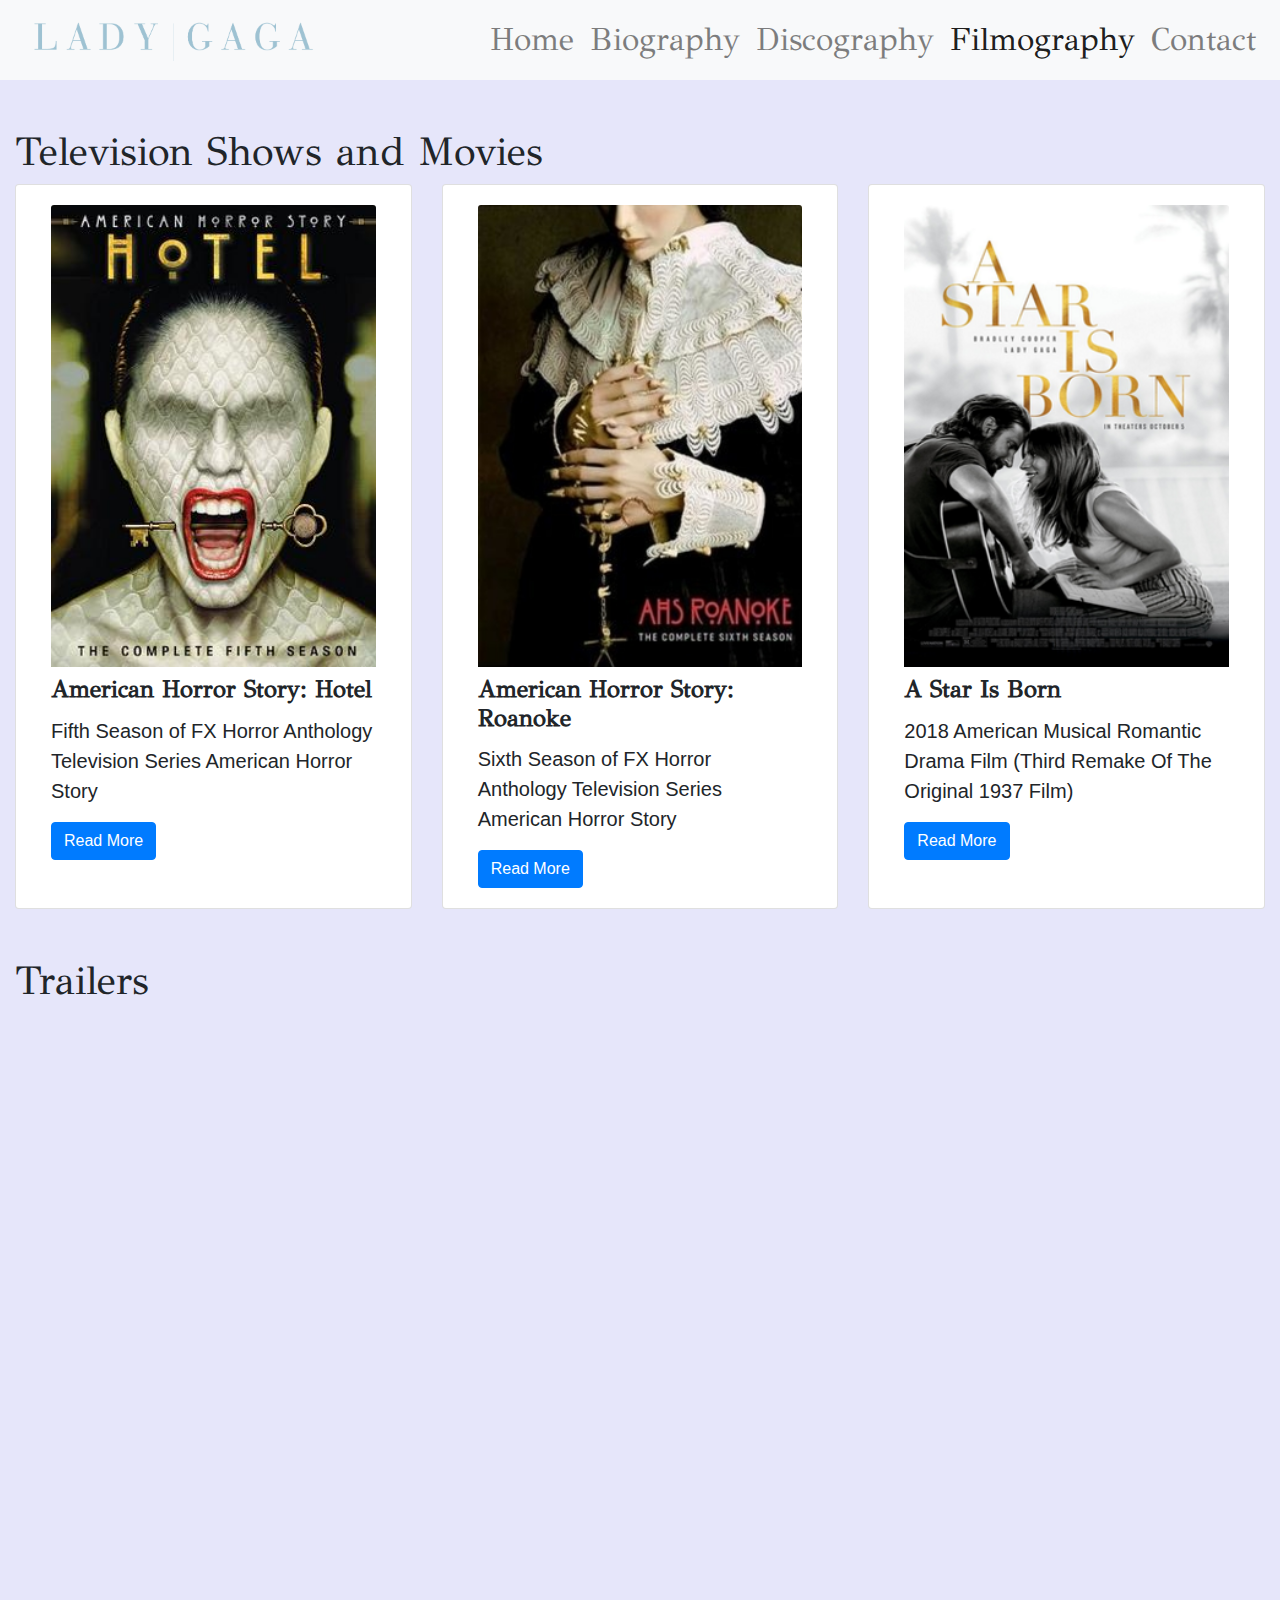
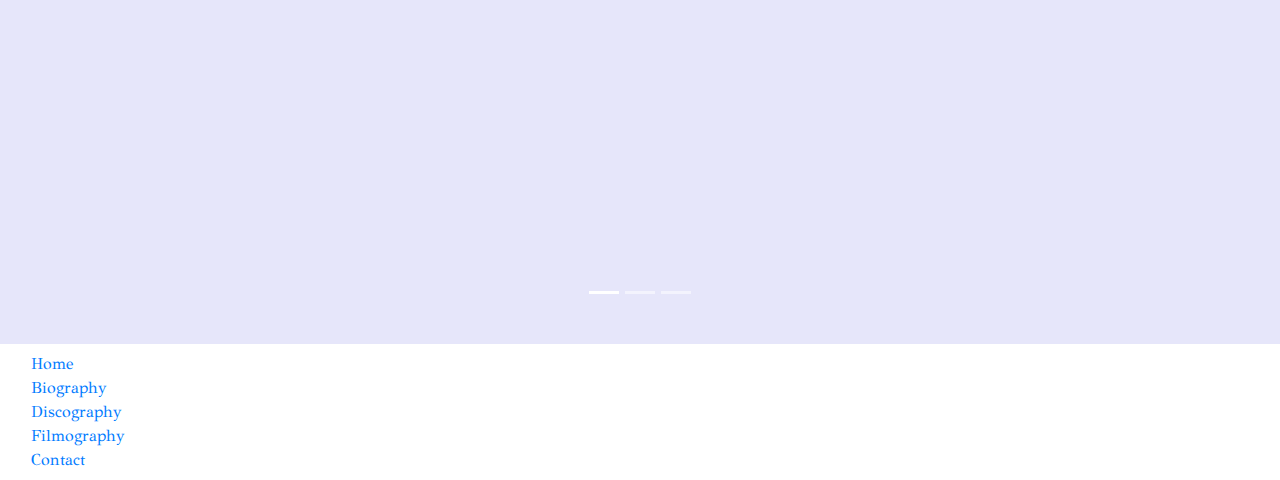
<file: filmography.html>
<!doctype html>
<html lang="en">

<head>
  <!-- Required meta tags -->
  <meta charset="utf-8">
  <meta name="viewport" content="width=device-width, initial-scale=1, shrink-to-fit=no">

  <!-- Bootstrap CSS -->
  <link rel="stylesheet" href="https://stackpath.bootstrapcdn.com/bootstrap/4.3.1/css/bootstrap.min.css" integrity="sha384-ggOyR0iXCbMQv3Xipma34MD+dH/1fQ784/j6cY/iJTQUOhcWr7x9JvoRxT2MZw1T" crossorigin="anonymous">
  <link href="https://fonts.googleapis.com/css?family=GFS+Didot" rel="stylesheet">
  <link rel="stylesheet" href="https://use.fontawesome.com/releases/v5.7.2/css/all.css" integrity="sha384-fnmOCqbTlWIlj8LyTjo7mOUStjsKC4pOpQbqyi7RrhN7udi9RwhKkMHpvLbHG9Sr" crossorigin="anonymous">
  <link href="assets/css/style.css" rel=stylesheet type="text/css">
  <title>Lady Gaga - Filmography</title>
</head>

<body>

  <!--Navigation Bar-->

  <nav class="navbar navbar-expand-lg navbar-light bg-light" style="font-family: 'GFS Didot', serif">
    <button class="navbar-toggler" type="button" data-toggle="collapse" data-target="#navbarTogglerDemo01" aria-controls="navbarTogglerDemo01" aria-expanded="false" aria-label="Toggle navigation">
    <span class="navbar-toggler-icon"></span>
  </button>
    <div class="collapse navbar-collapse" id="navbarTogglerDemo01">
      <a class="navbar-brand" href="#"><a href="index.html"><img src=" assets/images/Lady Gaga_Logo.png " alt="Lady Gaga " class="navbar-brand " height="52px"></a></a>
      <ul class="navbar-nav ml-auto mt-2 mt-lg-0">
        <li class="nav-item">
          <a class="nav-link " href="index.html " style="font-size: 32px ">Home </a>
        </li>
        <li class="nav-item">
          <a class="nav-link " href="biography.html " style="font-size: 32px ">Biography</a>
        </li>
        <li class="nav-item">
          <a class="nav-link " href="discography.html " style="font-size: 32px ">Discography</a>
        </li>
        <li class="nav-item active">
          <a class="nav-link " href="filmography.html " style="font-size: 32px ">Filmography <span class="sr-only ">(current)</span></a>
        </li>
        <li class="nav-item ">
          <a class="nav-link " href="contact.html " style="font-size: 32px ">Contact</a>
        </li>
      </ul>
    </div>
  </nav>

  <section class="container-fluid mt-5">
    <h1>Television Shows and Movies</h1>
    <div class="row card-deck">
      <div class="card container">
        <div class="card-body">
          <img class="card-img-top" src="assets/images/American_Horror_Story_Season_5.jpg" alt="American Horror Story Season 5 image">
          <h4 class="card-title mt-2"><strong>American Horror Story: Hotel</strong></h4>
          <p class="card-text" style="font-size:1.25em">Fifth Season of FX Horror Anthology Television Series American Horror Story</p>

          <!-- Button to Open the Modal -->
          <button type="button" class="btn btn-primary" data-toggle="modal" data-target="#Hotel">
          Read More
          </button>

          <!-- The Modal -->
          <div class="modal" id="Hotel">
            <div class="modal-dialog">
              <div class="modal-content">

                <!-- Modal Header -->
                <div class="modal-header">
                  <h4 class="modal-title">American Horror Story: Hotel</h4>
                  <button type="button" class="close" data-dismiss="modal">&times;</button>
                </div>

                <!-- Modal body -->
                <div class="modal-body">
                  <p>
                    <strong>Release Date:</strong> October 7, 2015 – January 13, 2016 <br>
                    <br>
                    <strong>Genre:</strong> Horror <br>
                    <br>
                    <strong>Awards:</strong>
                    <ul>
                      <li>73rd Golden Globe Awards - Best Actress -- Mini-Series or TV Film: Lady Gaga</li>
                      <li>68th Primetime Creative Arts Emmy Awards - Outstanding Costumes for a Contemporary Series, Limited Series or Movie</li>
                      <li>68th Primetime Creative Arts Emmy Awards - Outstanding Makeup for a Limited Series or Movie (Non-Prosthetic)</li>
                    </ul>
                  </p>

                </div>

                <!-- Modal footer -->
                <div class="modal-footer">
                  <button type="button" class="btn btn-danger" data-dismiss="modal">Close</button>
                </div>

              </div>
            </div>
          </div>
        </div>
      </div>

      <div class="card container">
        <div class="card-body">
          <img class="card-img-top" src="assets/images/American_Horror_Story_Season_6_2.jpg" alt="American Horror Story Season 6 image">
          <h4 class="card-title mt-2"><strong>American Horror Story: Roanoke</strong></h4>
          <p class="card-text" style="font-size:1.25em">Sixth Season of FX Horror Anthology Television Series American Horror Story</p>

          <!-- Button to Open the Modal -->
          <button type="button" class="btn btn-primary" data-toggle="modal" data-target="#Roanoke">
          Read More
          </button>

          <!-- The Modal -->
          <div class="modal" id="Roanoke">
            <div class="modal-dialog">
              <div class="modal-content">

                <!-- Modal Header -->
                <div class="modal-header">
                  <h4 class="modal-title">American Horror Story: Roanoke</h4>
                  <button type="button" class="close" data-dismiss="modal">&times;</button>
                </div>

                <!-- Modal body -->
                <div class="modal-body">
                  <p>
                    <strong>Release Date:</strong> September 14 – November 16, 2016 <br>
                    <br>
                    <strong>Genre:</strong> Horror <br>
                    <br>
                    <strong>Awards:</strong>
                    <ul>
                      <li>69th Primetime Creative Arts Emmy Awards - Outstanding Prosthetic Makeup for a Series, Limited Series, Movie, or Special</li>
                      <li>Make-Up Artists and Hair Stylists Guild 2017 - TV Miniseries or Movie Made for TV: Best Contemporary Hair Styling</li>
                      <li>Make-Up Artists and Hair Stylists Guild 2017 - TV Miniseries or Movie Made for TV: Best Special Make-Up Effects</li>
                    </ul>
                  </p>

                </div>

                <!-- Modal footer -->
                <div class="modal-footer">
                  <button type="button" class="btn btn-danger" data-dismiss="modal">Close</button>
                </div>

              </div>
            </div>
          </div>
        </div>
      </div>

      <div class="card container">
        <div class="card-body">
          <img class="card-img-top" src="assets/images/A_Star_is_Born-2.png" alt="A Star is Born image">
          <h4 class="card-title mt-2"><strong>A Star Is Born</strong></h4>
          <p class="card-text" style="font-size:1.25em">2018 American Musical Romantic Drama Film (Third Remake Of The Original 1937 Film)</p>
          <!-- Button to Open the Modal -->
          <button type="button" class="btn btn-primary" data-toggle="modal" data-target="#A_Star_Is_Born">
          Read More
          </button>

          <!-- The Modal -->
          <div class="modal" id="A_Star_Is_Born">
            <div class="modal-dialog">
              <div class="modal-content">

                <!-- Modal Header -->
                <div class="modal-header">
                  <h4 class="modal-title">A Star Is Born</h4>
                  <button type="button" class="close" data-dismiss="modal">&times;</button>
                </div>

                <!-- Modal body -->
                <div class="modal-body">
                  <p>
                    <strong>Release Date:</strong> October 5, 2018 (United States) <br>
                    <br>
                    <strong>Genre:</strong> Romance <br>
                    <br>
                    <strong>Awards:</strong>
                    <ul>
                      <li>Academy Awards - Best Original Song for "Shallow"</li>
                      <li>British Academy Film Awards - Best Film Music</li>
                      <li>Golden Globe Awards - Best Original Song for "Shallow"</li>
                    </ul>
                  </p>

                </div>

                <!-- Modal footer -->
                <div class="modal-footer">
                  <button type="button" class="btn btn-danger" data-dismiss="modal">Close</button>
                </div>

              </div>
            </div>
          </div>
        </div>
      </div>
    </div>

  </section>

  <section class="container-fluid mt-5">
    <h1>Trailers</h1>
    <div class="row">
      <div class="col-sm-1"></div>
      <div id="demo" class="carousel col-sm-10">

        <!-- Indicators -->
        <ul class="carousel-indicators">
          <li data-target="#demo" data-slide-to="0" class="active"></li>
          <li data-target="#demo" data-slide-to="1"></li>
          <li data-target="#demo" data-slide-to="2"></li>
        </ul>

        <!-- The slideshow -->
        <div class="carousel-inner">
          <div class="carousel-item active">
            <iframe style="width:100vw; height:100vh;" src="https://www.youtube.com/embed/9rtFvWo5x3k" frameborder="0" allow="accelerometer; autoplay; encrypted-media; gyroscope; picture-in-picture" allowfullscreen></iframe>
          </div>
          <div class="carousel-item">
            <iframe style="width:100vw; height:100vh;" src="https://www.youtube.com/embed/3c7q1EmjnAk" frameborder="0" allow="accelerometer; autoplay; encrypted-media; gyroscope; picture-in-picture" allowfullscreen></iframe>
          </div>
          <div class="carousel-item">
            <iframe style="width:100vw; height:100vh;" src="https://www.youtube.com/embed/nSbzyEJ8X9E" frameborder="0" allow="accelerometer; autoplay; encrypted-media; gyroscope; picture-in-picture" allowfullscreen></iframe>
          </div>
        </div>
      </div>

      <div class="col-sm-1"></div>
    </div>
  </section>
  
  <br>

  <!--***FOOTER***-->
  <footer class='footer'>
    <nav class="navbar navbar-inverse" style="font-family: 'GFS Didot', serif">
      <div class="container-fluid">

        <ul class="nav navbar-nav">
          <li class="active"><a href="index.html">Home</a></li>
          <li><a href="biography.html">Biography</a></li>
          <li><a href="discography.html">Discography</a></li>
          <li><a href="filmography.html">Filmography</a></li>
          <li><a href="contact.html">Contact</a></li>
        </ul>

        <ul class="nav navbar-nav navbar-right flex-row">
          <li><a href="https://www.facebook.com/ladygaga" target="_blank"><i class="fab fa-facebook fa-2x"></i></a></li>
          <li><a href="https://www.instagram.com/ladygaga/" target="_blank"><i class="fab fa-instagram fa-2x"></i></a></li>
          <li><a href="https://twitter.com/ladygaga" target="_blank"><i class="fab fa-twitter fa-2x"></i></a></li>
          <li><a href="https://www.youtube.com/channel/UCNL1ZadSjHpjm4q9j2sVtOA" target="_blank"><i class="fab fa-youtube fa-2x"></i></a></li>
        </ul>
      </div>
    </nav>
  </footer>

  <!-- Optional JavaScript -->
  <!-- jQuery first, then Popper.js, then Bootstrap JS -->
  <script src="https://code.jquery.com/jquery-3.3.1.slim.min.js" integrity="sha384-q8i/X+965DzO0rT7abK41JStQIAqVgRVzpbzo5smXKp4YfRvH+8abtTE1Pi6jizo" crossorigin="anonymous"></script>
  <script src="https://cdnjs.cloudflare.com/ajax/libs/popper.js/1.14.7/umd/popper.min.js" integrity="sha384-UO2eT0CpHqdSJQ6hJty5KVphtPhzWj9WO1clHTMGa3JDZwrnQq4sF86dIHNDz0W1" crossorigin="anonymous"></script>
  <script src="https://stackpath.bootstrapcdn.com/bootstrap/4.3.1/js/bootstrap.min.js" integrity="sha384-JjSmVgyd0p3pXB1rRibZUAYoIIy6OrQ6VrjIEaFf/nJGzIxFDsf4x0xIM+B07jRM" crossorigin="anonymous"></script>
</body>

</html>
</file>
<file: assets/css/style.css>
body {
    font-family: helvetica, sans-serif;
    background-color: lavender;
}

h1, h2, h4, .nav-link, label {
    font-family: "GFS Didot", serif;
}

.fab {
    display: block;
    padding-right: 15px;
}

.jumbotron {
    background-image: url("../images/lady-gaga-hero-image-2.jpg");
    background-size: cover;
    height: 100vh;
    width: 100vw;
}

.footer {
    background-color: white;
}

#Grammy_awards {
    float: right;
}
</file>
